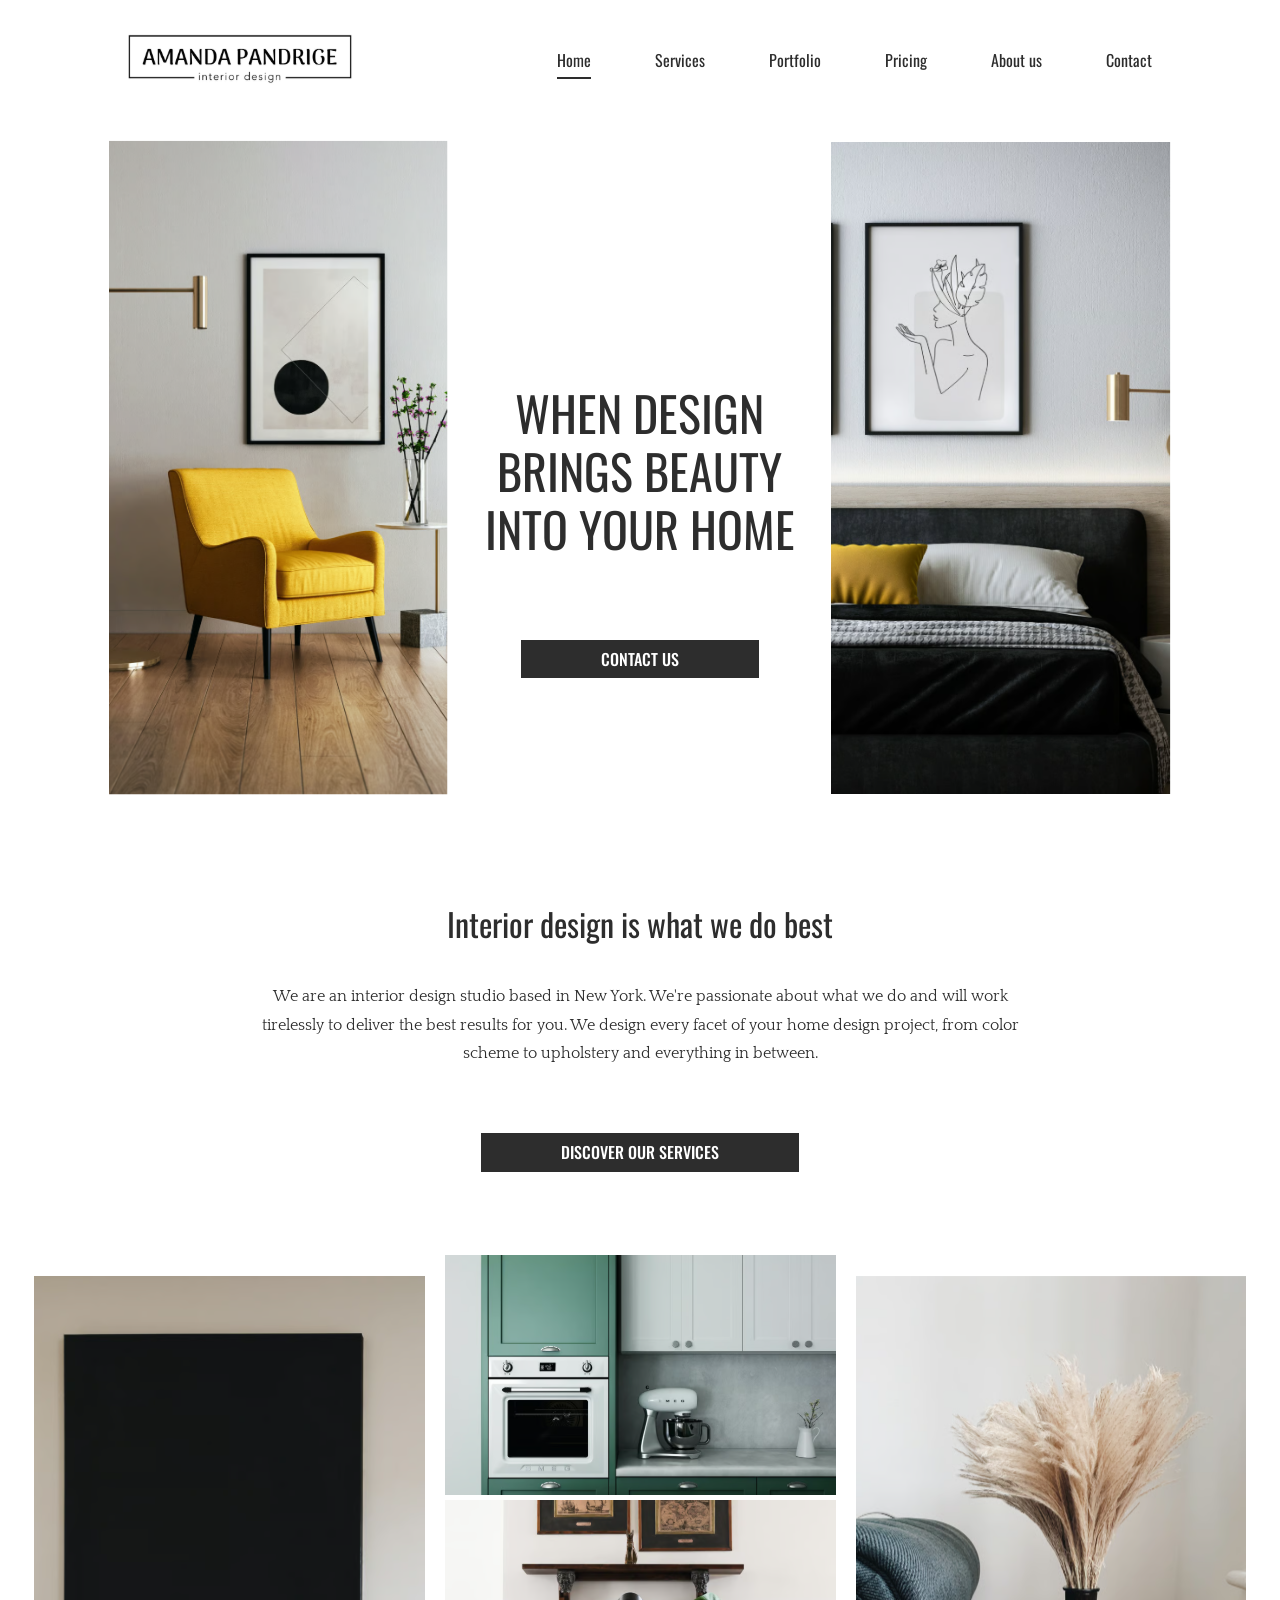
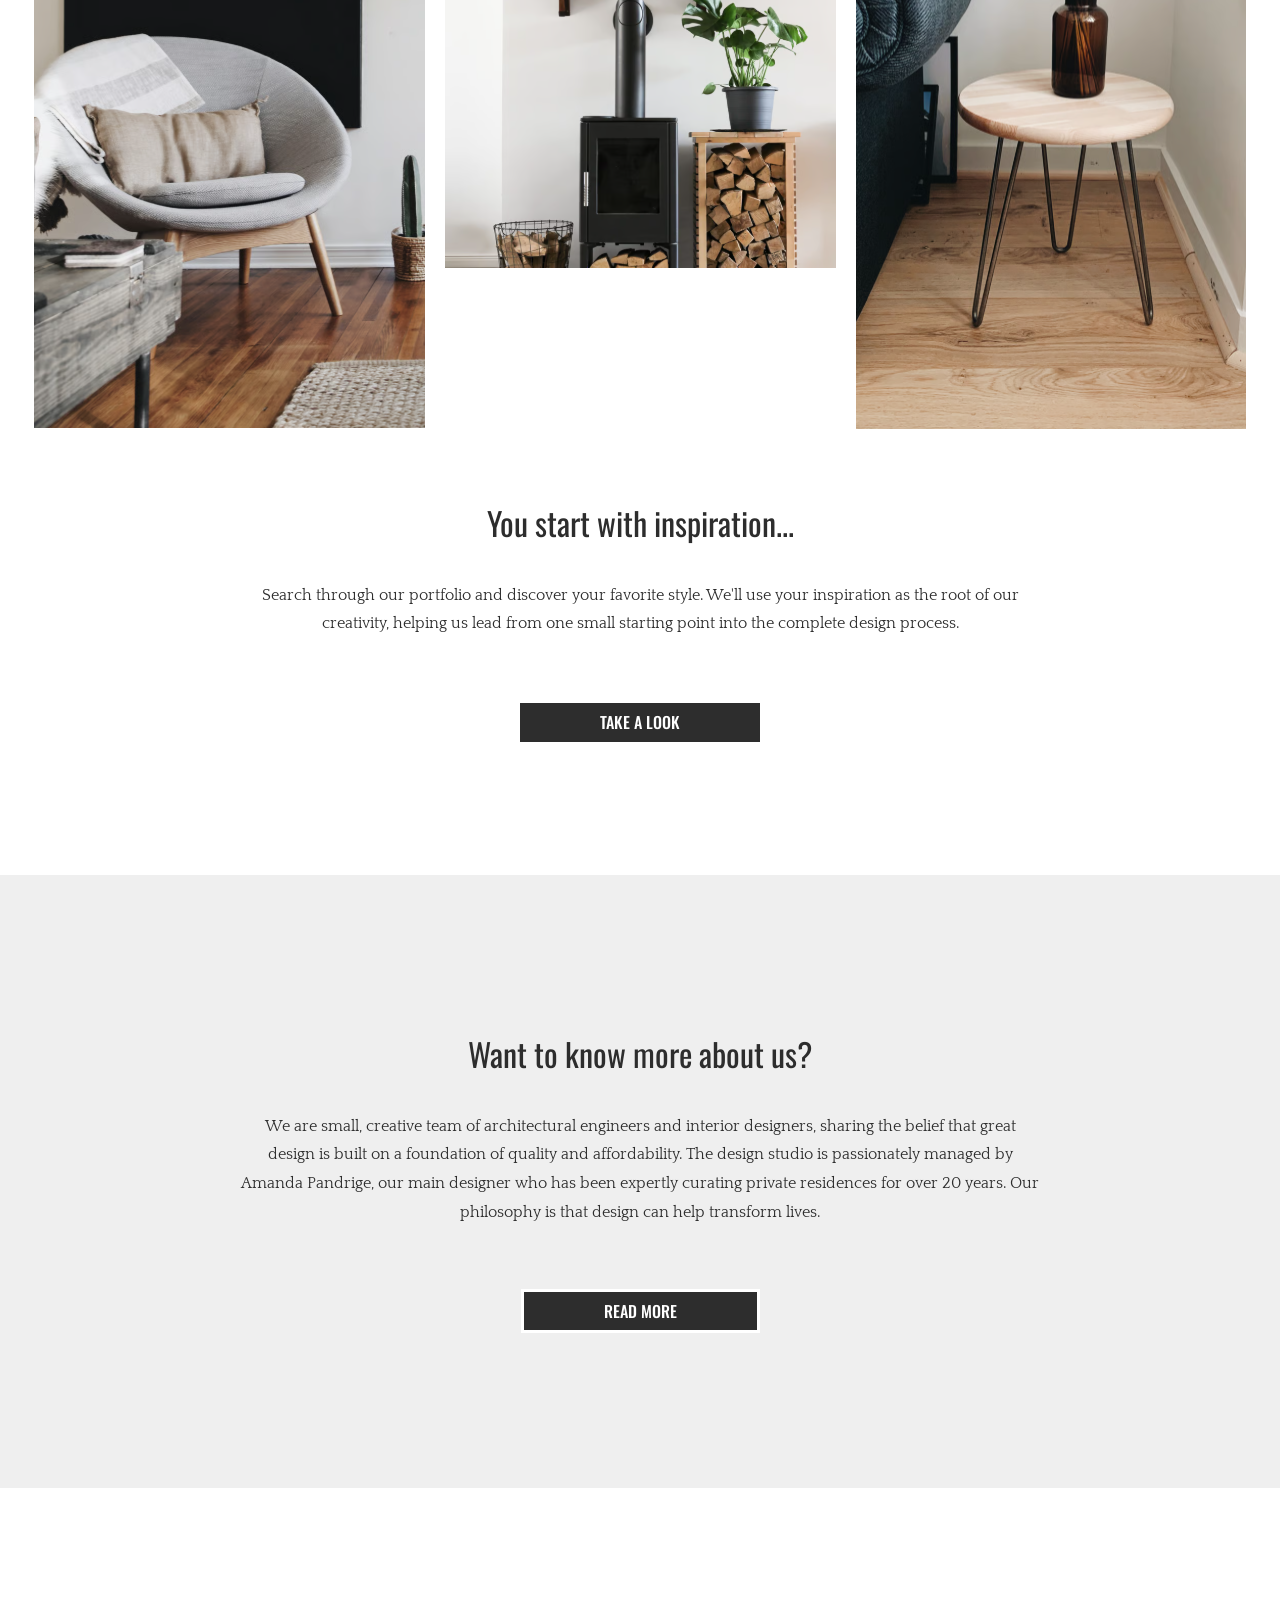
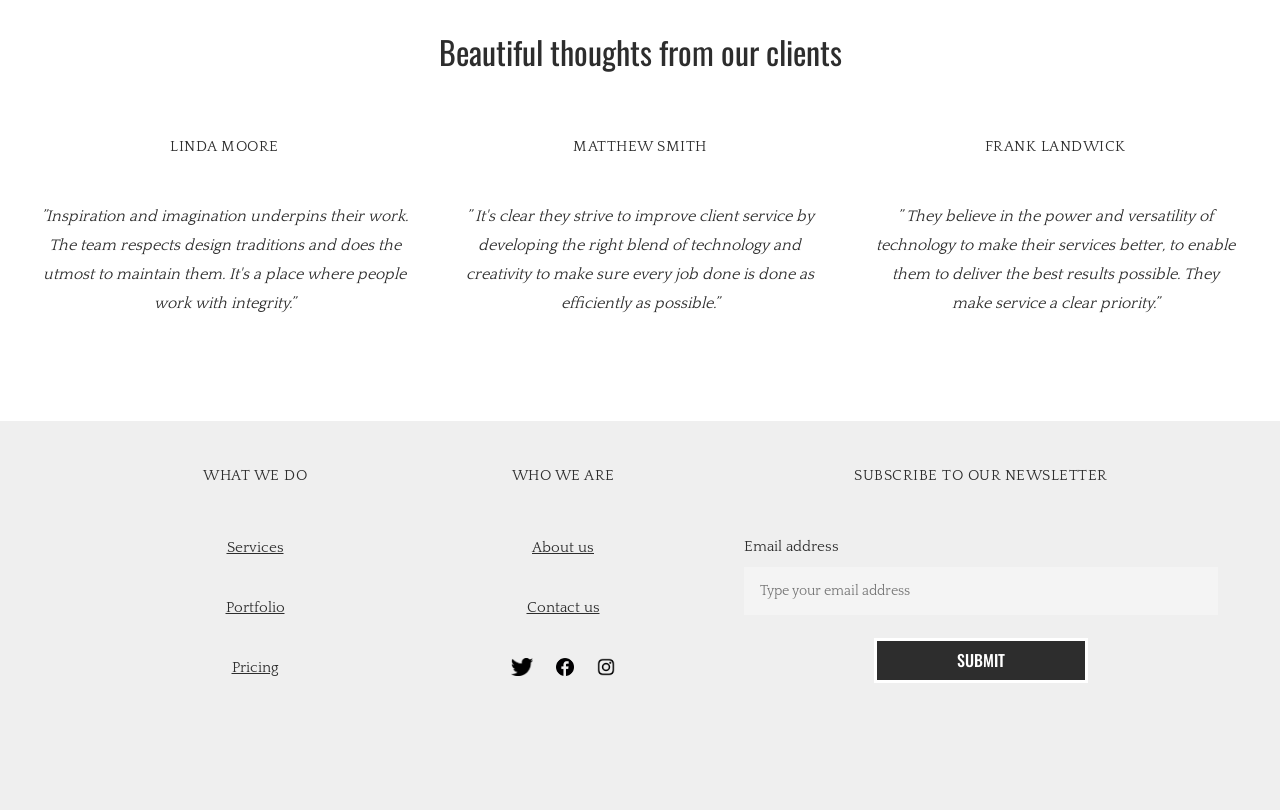
<file: index.html>
<!DOCTYPE html>
<html lang="en">
<head>
    <meta charset="UTF-8">
    <meta name="viewport" content="width=device-width, initial-scale=1.0">
    <title>AMANDA PANDRIGE</title>
    <link rel="preconnect" href="https://fonts.googleapis.com">
    <link rel="preconnect" href="https://fonts.gstatic.com" crossorigin>
    <link href="https://fonts.googleapis.com/css2?family=Oswald:wght@400;500&family=Quattrocento:wght@400;700&display=swap" rel="stylesheet">
    <link rel="stylesheet" href="style.css">
</head>
<body>
    <header>
        <img src="images/logo.png" alt="Logo" class="logo">
        <nav>
            <ul>
                <li><a href="index.html" class="active">Home</a></li>
                <li><a href="services.html">Services</a></li>   
                <li><a href="portfolio.html">Portfolio</a></li>
                <li><a href="pricing.html">Pricing</a></li>
                <li><a href="about.html">About us</a></li>
                <li><a href="contact.html">Contact</a></li>
            </ul>
        </nav>
    </header>
    <main>
        <div id="section1">
            <img src="images/imageleft.png" alt="Image 1">
            <div>
                <h1>When design brings beauty into your home</h1>
                <a href="contact.html">Contact Us</a>
            </div>
            <img src="images/image right.png" alt="Image 2">
        </div>
        <div id="section2">
                <h2>Interior design is what we do best</h2>
                <p>We are an interior design studio based in New York. We're passionate about what we do and will work tirelessly to deliver the best results for you. We design every facet of your home design project, from color scheme to upholstery and everything in between.</p>
                <a href="services.html">discover our services</a>
        </div>
         <div id="section3">
                <img src="images/imageleft2.png" alt="">
                <div>
                    <img src="images/imagetopcenter.png" alt="">
                    <img src="images/imagebottomcenter.png" alt="">
                </div>
                <img src="images/imageright2.png" alt="">
            </div>
            <div id="section4">
                <h2>You start with inspiration...</h2>
                <p>Search through our portfolio and discover your favorite style. We'll use your inspiration as the root of our creativity, helping us lead from one small starting point into the complete design process. </p>
                <a href="portfolio.html">Take a look</a>
            </div>
            <div id="section5">
                <h2>Want to know more about us?</h2>
                <p>We are small, creative team of architectural engineers and interior designers, sharing the belief that great design is built on a foundation of quality and affordability. The design studio is passionately managed by Amanda Pandrige, our main designer who has been expertly curating private residences for over 20 years. Our philosophy is that design can help transform lives.</p>
                <a href="about.html">Read more</a>
            </div>
            <div id="section6">
                <h2>Beautiful thoughts from our clients</h2>
                <div id="thoughts">
                <div>
                    <p class="client">Linda Moore</p>
                    <p>”Inspiration and imagination underpins their work. The team respects design traditions and does the utmost to maintain them. It's a place where people work with integrity.” 
                    </p>
                </div>
                <div>
                    <p class="client">Matthew Smith</p>
                    <p>” It's clear they strive to improve client service by developing the right blend of technology and creativity to make sure every job done is done as efficiently as possible.” </p>
                </div>
                <div>
                    <p class="client">frank landwick</p>
                    <p>” They believe in the power and versatility of technology to make their services better, to enable them to deliver the best results possible. They make service a clear priority.” </p>
                </div>
            </div>
            </div>
    </main>
    <footer>
        <div id="footgroup">
            <h2>What we do</h2>
            <ul>
            <li><a href="services.html">Services</a></li>
            <li><a href="portfolio.html">Portfolio</a></li>
            <li><a href="pricing.html">Pricing</a></li>
            </ul>
        </div>
        <div>
            <h2>Who we are</h2>
            <ul>
            <li><a href="about.html">About us</a></li>
            <li><a href="contact.html">Contact us</a></li>
            </ul>
            <div id="socials">
                <a href="#"><img src="images/twitter.png" alt="Twitter"></a>
                <a href="#"><img src="images/facebook.png" alt="Facebook"></a>
                <a href="#"><img src="images/instagram img.webp" alt="Instagram"></a>
            </div>
        </div>
        <div>
            <h2>subscribe to our newsletter</h2>
            <form action="">
                <label for="email">Email address</label>
                <input type="email" id="email" name="email" placeholder="Type your email address" required>
                <button type="submit">Submit</button>
            </form>
        </div>
    </footer>
    <script>
        const header = document.querySelector('header');
        window.addEventListener('scroll', () => {
            header.classList.toggle('scrolled', window.scrollY > 0);
        });
    </script>
</body>
</html>
</file>
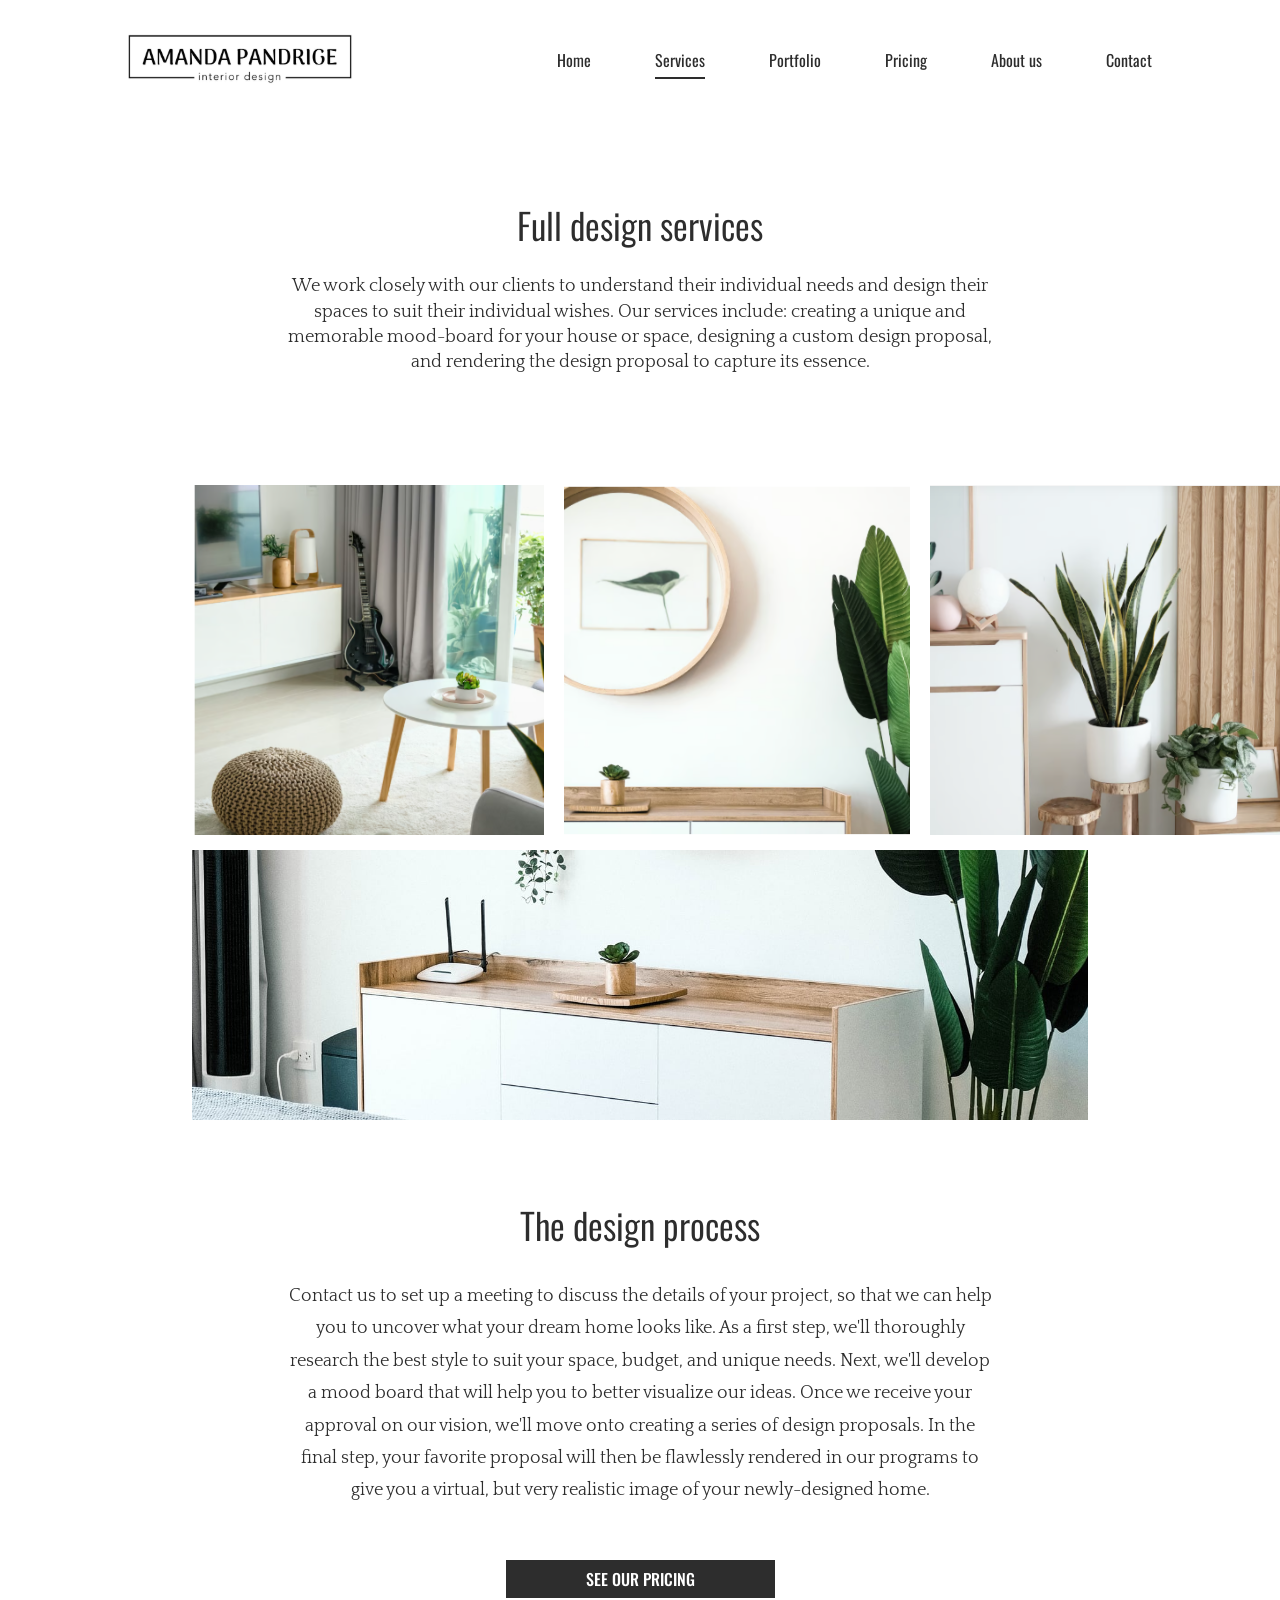
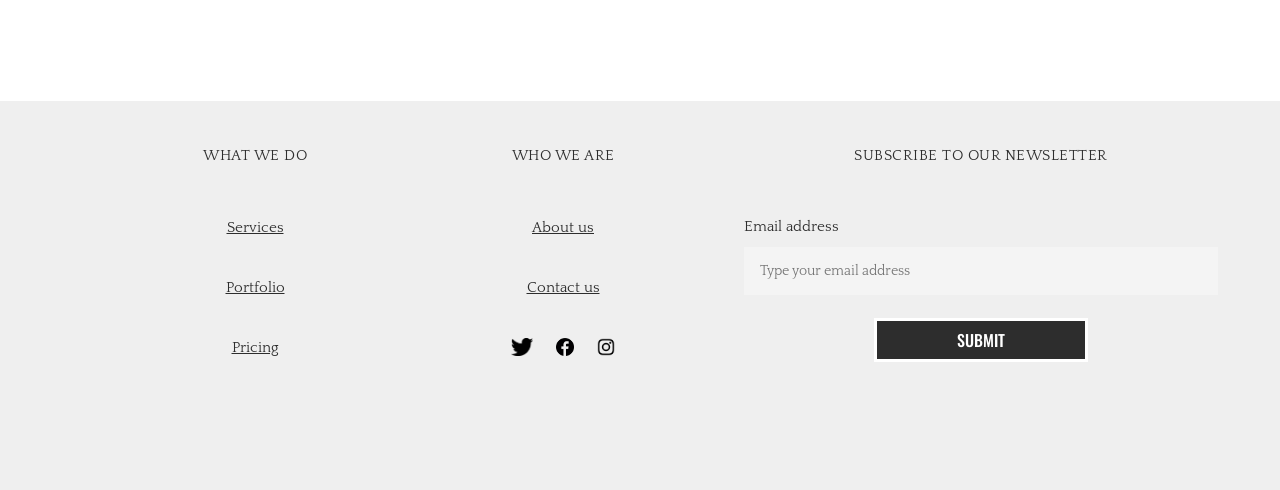
<file: services.html>
<!DOCTYPE html>
<html lang="en">
<head>
    <meta charset="UTF-8">
    <meta name="viewport" content="width=device-width, initial-scale=1.0">
    <title>AMANDA PANDRIGE</title>
    <link rel="preconnect" href="https://fonts.googleapis.com">
    <link rel="preconnect" href="https://fonts.gstatic.com" crossorigin>
    <link href="https://fonts.googleapis.com/css2?family=Oswald:wght@400;500&family=Quattrocento:wght@400;700&display=swap" rel="stylesheet">
    <link rel="stylesheet" href="services.css">
</head>
<body>
    <header>
        <img src="images/logo.png" alt="Logo" class="logo">
        <nav>
            <ul>
                <li><a href="index.html">Home</a></li>
                <li><a href="services.html" class="active">Services</a></li>   
                <li><a href="portfolio.html">Portfolio</a></li>
                <li><a href="pricing.html">Pricing</a></li>
                <li><a href="about.html">About us</a></li>
                <li><a href="contact.html">Contact</a></li>
            </ul>
        </nav>
    </header>
    <main>
        <div id="section1">
            <h1>Full design services</h1>
            <p>We work closely with our clients to understand their individual needs and design their spaces to suit their individual wishes. Our services include: creating a unique and memorable mood-board for your house or space, designing a custom design proposal, and rendering the design proposal to capture its essence.</p>
        </div>
        <div id="section2">
            <div id="top">
            <img src="images/20.png" alt=""><img src="images/21.png" alt="Service 2"><img src="images/18.png" alt="Service 3">
            </div>
            <img id="bottom" src="images/services4.jpg" alt="">
        </div> 
        <div id="section3">
            <h1>The design process</h1>
            <p>Contact us to set up a meeting to discuss the details of your project, so that we can help you to uncover what your dream home looks like. As a first step, we'll thoroughly research the best style to suit your space, budget, and unique needs. Next, we'll develop a mood board that will help you to better visualize our ideas. Once we receive your approval on our vision, we'll move onto creating a series of design proposals. In the final step, your favorite proposal will then be flawlessly rendered in our programs to give you a virtual, but very realistic image of your newly-designed home.</p> 
            <a href="pricing.html">See our pricing</a>
        </div>
    </main>
     <footer>
        <div id="footgroup">
            <h2>What we do</h2>
            <ul>
            <li><a href="services.html">Services</a></li>
            <li><a href="portfolio.html">Portfolio</a></li>
            <li><a href="pricing.html">Pricing</a></li>
            </ul>
        </div>
        <div>
            <h2>Who we are</h2>
            <ul>
            <li><a href="about.html">About us</a></li>
            <li><a href="contact.html">Contact us</a></li>
            </ul>
            <div id="socials">
                <a href="#"><img src="images/twitter.png" alt="Twitter"></a>
                <a href="#"><img src="images/facebook.png" alt="Facebook"></a>
                <a href="#"><img src="images/instagram img.webp" alt="Instagram"></a>
            </div>
        </div>
        <div>
            <h2>subscribe to our newsletter</h2>
            <form action="">
                <label for="email">Email address</label>
                <input type="email" id="email" name="email" placeholder="Type your email address" required>
                <button type="submit">Submit</button>
            </form>
        </div>
    </footer>
    <script>
        const header = document.querySelector('header');
        window.addEventListener('scroll', () => {
            header.classList.toggle('scrolled', window.scrollY > 0);
        });
    </script>
</body>
</html>
</file>
<file: style.css>
* {
    margin: 0;
    padding: 0;
    box-sizing: border-box;
}
body {
    font-family: 'Quattrocento', serif;
    color: #2d2d2d;
}
header {
    position: sticky;
    top: 0;
    z-index: 10;
    height: 120px;
    display: flex;
    justify-content: space-between;
    align-items: center;
    padding: 0 10%;
    background-color: white;
    box-shadow: 0px 4px 12px rgba(0, 0, 0, 0);
    transition: box-shadow 0.3s ease;
}
header.scrolled {
    box-shadow: 0px 4px 12px rgba(0, 0, 0, 0.08);
}
nav ul {
    display: flex;
    list-style-type: none;
    gap: 64px;
}
nav ul li a {
    text-decoration: none;
    color: #2d2d2d;
    font-size: 16px;
    font-family: 'Oswald', sans-serif;
    padding-bottom: 5px;
    border-bottom: 2px solid transparent;
}
nav ul li a:hover,
nav ul li a.active {
    border-bottom-color: #2d2d2d;
}
main{
    display: flex;
    flex-direction: column;
    align-items: center;
}
#section1 a, #section2 a, #section4 a, #section5 a, footer button {
    display: inline-block;
    text-decoration: none;
    background-color: #2d2d2d;
    color: white;
    padding: 8px 80px;
    border: 3px solid white;
    font-family: 'Oswald', sans-serif;
    font-weight: 500;
    font-size: 16px;
    line-height: 1.4;
    text-transform: uppercase;
    cursor: pointer;
}
#section1{
    display: grid;
    grid-template-columns: 1fr 1.12fr 1fr;
    align-items: center;
    width: 83%;
    margin-top: 20px;
}
#section1 img{
    width: 100%;
    height: auto;
    display: block;
}
#section1 div{
    display: flex;
    flex-direction: column;
    align-items: center;
    padding-top: 130px;
}
#section1 h1{
    text-align: center;
    padding: 0 24px;
    font-family: 'Oswald', sans-serif;
    font-weight: 400;
    text-transform: uppercase;
    font-size: 48px;
    line-height: 1.2;
    margin-bottom: 80px;
}
#section2 h2, #section4 h2, #section5 h2, #section6 h2{
    text-align: center;
    font-family: 'Oswald', sans-serif;
    font-weight: 400;
    font-size: 32px;
    margin-bottom: 35px;
}
#section2 p, #section4 p, #section5 p{
    text-align: center;
    font-size: 16px;
    line-height: 1.8;
    max-width: 800px;
    margin-bottom: 62px;
}
#section2{
    display: flex;
    flex-direction: column;
    align-items: center;
    width: 70%;
    margin-top: 104px;
}
#section3{
    display: flex;
    gap: 10px 20px;
    margin-top: 100px;
}
#section3 div{
    width: min-content;
    margin-top: -20px;
}
#section4{
    display: flex;
    flex-direction: column;
    align-items: center;
    width: 70%;
    margin-top: 70px;
}
#section5{
    display: flex;
    flex-direction: column;
    align-items: center;
    width: 100%;
    margin-top: 130px;
    padding: 155px 0;
    background-color: #efefef;
}
#section6{
    display: flex;
    flex-direction: column;
    align-items: center;
    width: 100%;
    padding-top: 140px;
}
#section6 h2{
    margin-bottom: 58px;
}
#thoughts{
    display: grid;
    grid-template-columns: repeat(3, 1fr);
    gap: 46px;
    width: 100%;
    max-width: 1200px;
    text-align: center;
    margin-bottom: 104px;
}
#thoughts p{
    font-size: 16px;
    font-style: italic;
    line-height: 1.8;
}
#thoughts .client{
    font-style: normal;
    font-size: 15px;
    text-transform: uppercase;
    letter-spacing: 0.5px;
    margin-bottom: 42px;
}
footer{
    display: grid;
    grid-template-columns: 254px 362px 1fr;
    align-items: start;
    padding: 46px 10% 92px;
    background-color: #efefef;
    text-align: center;
}
footer h2{
    font-size: 15px;
    font-weight: 400;
    text-transform: uppercase;
    letter-spacing: 0.5px;
    margin-bottom: 54px;
}
footer ul{
    list-style: none;
}
footer ul li{
    margin-bottom: 42px;
}
footer ul li a{
    color: #2d2d2d;
    font-size: 15px;
}
#socials{
    display: flex;
    justify-content: center;
    gap: 23px;
}
#socials img{
    width: auto;
    height: 18px;
    mix-blend-mode: multiply;
}
footer > div:last-child{
    justify-self: end;
    width: 474px;
    max-width: 100%;
}
footer label{
    display: block;
    text-align: left;
    font-size: 15px;
    margin-bottom: 12px;
}
footer input{
    display: block;
    width: 100%;
    height: 48px;
    padding: 0 16px;
    border: none;
    background-color: #f4f4f4;
    font-family: 'Quattrocento', serif;
    font-size: 14px;
    margin-bottom: 23px;
}
</file>
<file: services.css>
* {
    margin: 0;
    padding: 0;
    box-sizing: border-box;
}
body {
    font-family: 'Quattrocento', serif;
    color: #2d2d2d;
}
header {
    position: sticky;
    top: 0;
    z-index: 10;
    height: 120px;
    display: flex;
    justify-content: space-between;
    align-items: center;
    padding: 0 10%;
    background-color: white;
    box-shadow: 0px 4px 12px rgba(0, 0, 0, 0);
    transition: box-shadow 0.3s ease;
}
header.scrolled {
    box-shadow: 0px 4px 12px rgba(0, 0, 0, 0.08);
}
nav ul {
    display: flex;
    list-style-type: none;
    gap: 64px;
}
nav ul li a {
    text-decoration: none;
    color: #2d2d2d;
    font-size: 16px;
    font-family: 'Oswald', sans-serif;
    padding-bottom: 5px;
    border-bottom: 2px solid transparent;
}
nav ul li a:hover,
nav ul li a.active {
    border-bottom-color: #2d2d2d;
}
main{
    display: flex;
    flex-direction: column;
    align-items: center;
}
#section1{
    display: flex;
    width: 55%;
    align-items: center;
    flex-direction: column;
    margin-top: 80px;
    margin-bottom: 100px;
}
#section1 h1{
    font-family: 'Oswald', sans-serif;
    font-weight: 350;
    font-size: 36px;
    line-height: 1.4;
    text-align: center;
    margin-bottom: 24px;
}
#section1 p{
    font-family: 'Quattrocento', serif;
    font-weight: 500;
    font-size: 18px;
    line-height: 1.4;
    text-align: center;
    margin-bottom: 10px;
}
#section2{
    display: flex;
    width: 70%;
    flex-direction: column;
}
#top{
    display: flex;
    gap: 20px;
    margin-bottom: 15px;
}
#top img{
    height: 350px;
    object-fit: contain;
    width:53.3%;  
}
#bottom img{
    width: 102%;
    height: 100px;
    object-fit: contain;
    margin-top: -70px;

}
#section3{
    display: flex;
    width: 55%;
    align-items: center;
    flex-direction: column;
    margin-top: 80px;
    margin-bottom: 100px;
}
#section3 h1{
    font-family: 'Oswald', sans-serif;
    font-weight: 350;
    font-size: 36px;
    line-height: 1.4;
    text-align: center;
    margin-bottom: 30px;
}
#section3 p{
    font-family: 'Quattrocento', serif;
    font-weight: 500;
    font-size: 18px;
    line-height: 1.8;
    text-align: center;
    margin-bottom: 50px;

}
#section3 a,footer button{
    display: inline-block;
    text-decoration: none;
    background-color: #2d2d2d;
    color: white;
    padding: 8px 80px;
    border: 3px solid white;
    font-family: 'Oswald', sans-serif;
    font-weight: 500;
    font-size: 16px;
    line-height: 1.4;
    text-transform: uppercase;
    cursor: pointer;
}
footer{
    display: grid;
    grid-template-columns: 254px 362px 1fr;
    align-items: start;
    padding: 46px 10% 92px;
    background-color: #efefef;
    text-align: center;
}
footer h2{
    font-size: 15px;
    font-weight: 400;
    text-transform: uppercase;
    letter-spacing: 0.5px;
    margin-bottom: 54px;
}
footer ul{
    list-style: none;
}
footer ul li{
    margin-bottom: 42px;
}
footer ul li a{
    color: #2d2d2d;
    font-size: 15px;
}
#socials{
    display: flex;
    justify-content: center;
    gap: 23px;
}
#socials img{
    width: auto;
    height: 18px;
    mix-blend-mode: multiply;
}
footer > div:last-child{
    justify-self: end;
    width: 474px;
    max-width: 100%;
}
footer label{
    display: block;
    text-align: left;
    font-size: 15px;
    margin-bottom: 12px;
}
footer input{
    display: block;
    width: 100%;
    height: 48px;
    padding: 0 16px;
    border: none;
    background-color: #f4f4f4;
    font-family: 'Quattrocento', serif;
    font-size: 14px;
    margin-bottom: 23px;
}
</file>
